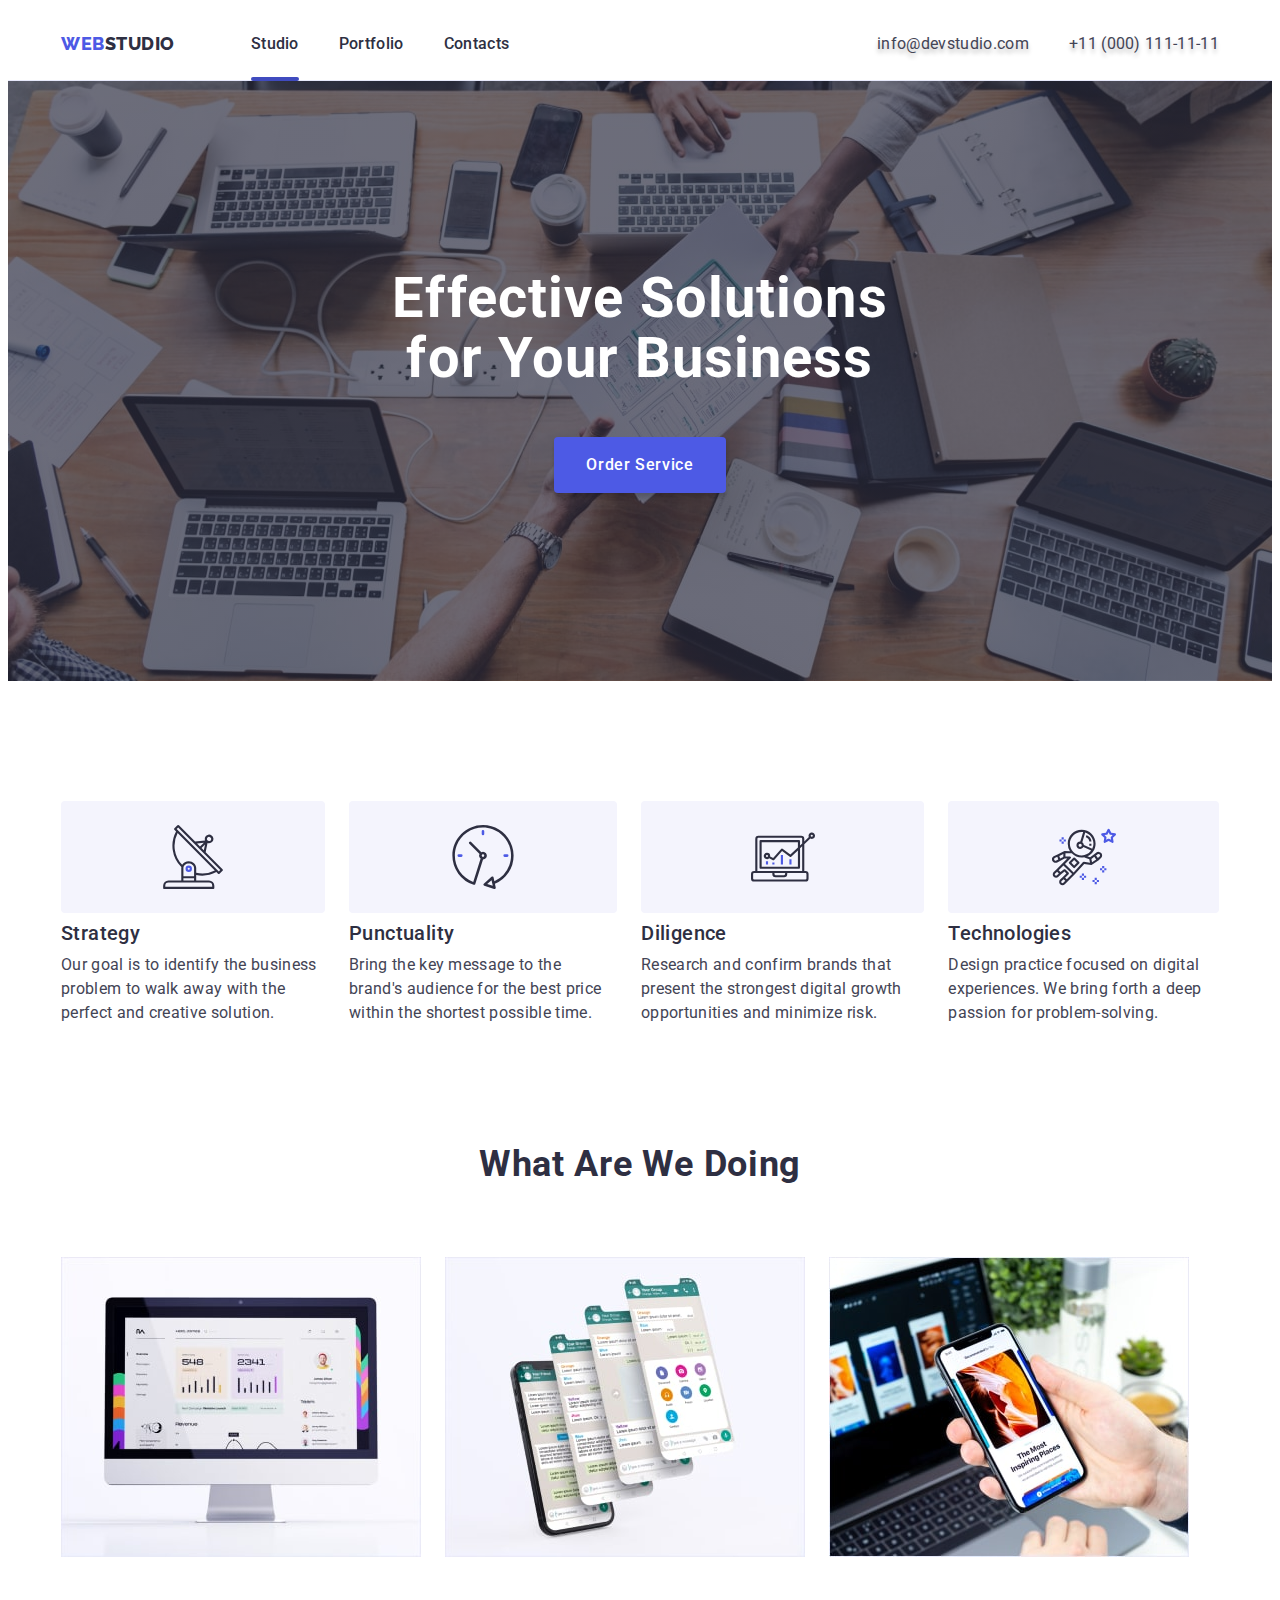
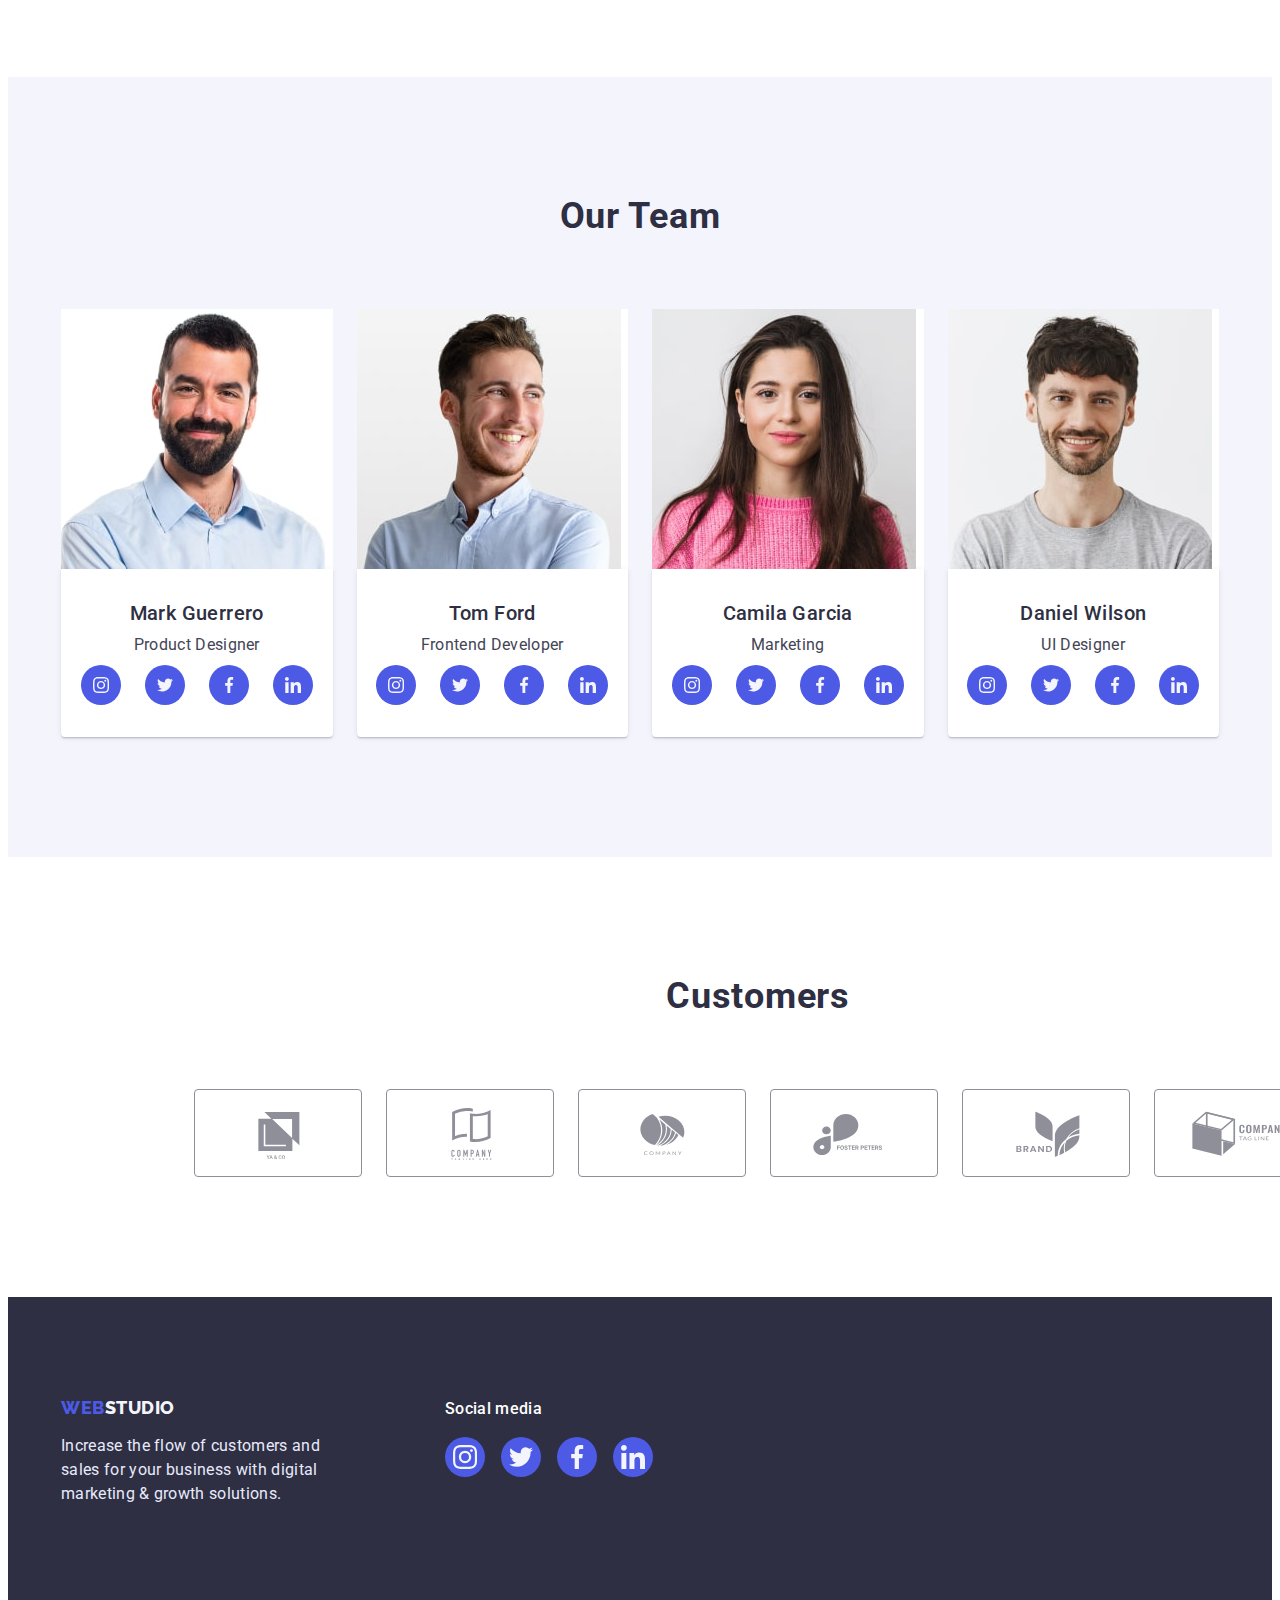
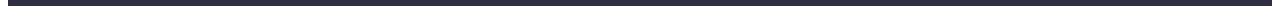
<file: index.html>
<!DOCTYPE html>
<html lang="en">
  <head>
    <meta charset="UTF-8" />
    <meta http-equiv="X-UA-Compatible" content="IE=edge" />
    <meta name="viewport" content="width=device-width, initial-scale=1.0" />
    <title>Webstudio</title>
    <link rel="preconnect" href="https://fonts.googleapis.com" />
    <link rel="preconnect" href="https://fonts.gstatic.com" crossorigin />
    <link
      href="https://fonts.googleapis.com/css2?family=Raleway:wght@800&family=Roboto:wght@400;500;700&display=swap"
      rel="stylesheet"
    />
    <link
      rel="stylesheet"
      href="https://cdnjs.cloudflare.com/ajax/libs/modern-normalize/1.1.0/modern-normalize.min.css"
      integrity="sha512-wpPYUAdjBVSE4KJnH1VR1HeZfpl1ub8YT/NKx4PuQ5NmX2tKuGu6U/JRp5y+Y8XG2tV+wKQpNHVUX03MfMFn9Q=="
      crossorigin="anonymous"
      referrerpolicy="no-referrer"
    />
    <link rel="stylesheet" href="./css/styles.css" />
  </head>
  <body>
    <header class="header">
      <div class="container header-container">
        <nav class="header-nav">
          <a href="./index.html" class="logo logo-head link"
            >Web<span class="logo-tail">Studio</span>
          </a>
          <ul class="header-list list">
            <li class="header-item">
              <a class="header-link active link" href="./index.html">Studio</a>
            </li>
            <li class="header-item">
              <a class="header-link link" href="./portfolio.html">Portfolio</a>
            </li>
            <li class="header-item">
              <a class="header-link link" href="">Contacts</a>
            </li>
          </ul>
        </nav>
        <address class="header-contacts">
          <ul class="header-contacts-list list">
            <li class="header-contacts-item">
              <a
                class="header-contacts-link link"
                href="mailto:info@devstudio.com"
                >info@devstudio.com</a
              >
            </li>
            <li class="header-contacts-item">
              <a class="header-contacts-link link" href="tel:+110001111111"
                >+11 (000) 111-11-11</a
              >
            </li>
          </ul>
        </address>
      </div>
    </header>
    <main>
      <section class="hero">
        <div class="container">
          <h1 class="hero-title">Effective Solutions for Your Business</h1>
          <button class="hero-button" type="button" data-modal-open>
            Order Service
          </button>
        </div>
      </section>

      <!--Features-->

      <section class="features">
        <div class="container">
          <h2 hidden class="features">Features</h2>
          <ul class="list features-container">
            <li class="features-block">
              <div class="feature-icon">
                <svg width="64" height="64" class="feature-icon-item">
                  <use href="./images/icons.svg#icon-antenna"></use>
                </svg>
              </div>
              <h3 class="features-name">Strategy</h3>
              <p class="features-text">
                Our goal is to identify the business problem to walk away with
                the perfect and creative solution.
              </p>
            </li>
            <li class="features-block">
              <div class="feature-icon">
                <svg width="64" height="64" class="feature-icon-item">
                  <use href="./images/icons.svg#icon-clock"></use>
                </svg>
              </div>
              <h3 class="features-name">Punctuality</h3>
              <p class="features-text">
                Bring the key message to the brand's audience for the best price
                within the shortest possible time.
              </p>
            </li>
            <li class="features-block">
              <div class="feature-icon">
                <svg width="64" height="64" class="feature-icon-item">
                  <use href="./images/icons.svg#icon-diagram"></use>
                </svg>
              </div>
              <h3 class="features-name">Diligence</h3>
              <p class="features-text">
                Research and confirm brands that present the strongest digital
                growth opportunities and minimize risk.
              </p>
            </li>
            <li class="features-block">
              <div class="feature-icon">
                <svg width="64" height="64" class="feature-icon-item">
                  <use href="./images/icons.svg#icon-astronaut"></use>
                </svg>
              </div>
              <h3 class="features-name">Technologies</h3>
              <p class="features-text">
                Design practice focused on digital experiences. We bring forth a
                deep passion for problem-solving.
              </p>
            </li>
          </ul>
        </div>
      </section>

      <!--What Are We Doing?-->

      <section class="skills">
        <div class="container">
          <h2 class="skills-title">What are we doing</h2>
          <ul class="skills-list list">
            <li class="skills-item">
              <img
                src="./images/img-task1.jpg"
                alt="Desktop App"
                width="360"
                height="300"
              />
            </li>
            <li class="skills-item">
              <img
                src="./images/img-task2.jpg"
                alt="Mobile App"
                width="360"
                height="300"
              />
            </li>
            <li class="skills-item">
              <img
                src="./images/img-task3.jpg"
                alt="Responsive Design"
                width="360"
                height="300"
              />
            </li>
          </ul>
        </div>
      </section>

      <!--Our Team-->

      <section class="team">
        <div class="container">
          <h2 class="team-title">Our Team</h2>
          <ul class="team-list list">
            <li class="team-list-item">
              <img
                src="./images/img-team1.jpg"
                alt="Our Product Designer"
                width="264"
                height="260"
              />
              <div class="card-content">
                <h3 class="teammate-name">Mark Guerrero</h3>
                <p class="teammate-position">Product Designer</p>
                <ul class="teammate-soc-list list">
                  <li class="teammate-soc-item">
                    <a class="teammate-soc-link link" href="#"
                      ><svg width="16" height="16" class="teammate-soc-icon">
                        <use
                          href="./images/icons.svg#icon-instagram"
                        ></use></svg
                    ></a>
                  </li>
                  <li class="teammate-soc-item">
                    <a class="teammate-soc-link link" href="#">
                      <svg width="16" height="16" class="teammate-soc-icon">
                        <use href="./images/icons.svg#icon-twitter"></use></svg
                    ></a>
                  </li>
                  <li class="teammate-soc-item">
                    <a class="teammate-soc-link link" href="#">
                      <svg width="16" height="16" class="teammate-soc-icon">
                        <use href="./images/icons.svg#icon-facebook"></use></svg
                    ></a>
                  </li>
                  <li class="teammate-soc-item">
                    <a class="teammate-soc-link link" href="#">
                      <svg width="16" height="16" class="teammate-soc-icon">
                        <use href="./images/icons.svg#icon-linkedin"></use>
                      </svg>
                    </a>
                  </li>
                </ul>
              </div>
            </li>
            <li class="team-list-item">
              <img
                src="./images/img-team2.jpg"
                alt="Our Frontend Developer"
                width="264"
                height="260"
              />
              <div class="card-content">
                <h3 class="teammate-name">Tom Ford</h3>
                <p class="teammate-position">Frontend Developer</p>
                <ul class="teammate-soc-list list">
                  <li class="teammate-soc-item">
                    <a class="teammate-soc-link link" href="#"
                      ><svg width="16" height="16" class="teammate-soc-icon">
                        <use
                          href="./images/icons.svg#icon-instagram"
                        ></use></svg
                    ></a>
                  </li>
                  <li class="teammate-soc-item">
                    <a class="teammate-soc-link link" href="#">
                      <svg width="16" height="16" class="teammate-soc-icon">
                        <use href="./images/icons.svg#icon-twitter"></use></svg
                    ></a>
                  </li>
                  <li class="teammate-soc-item">
                    <a class="teammate-soc-link link" href="#">
                      <svg width="16" height="16" class="teammate-soc-icon">
                        <use href="./images/icons.svg#icon-facebook"></use></svg
                    ></a>
                  </li>
                  <li class="teammate-soc-item">
                    <a class="teammate-soc-link link" href="#">
                      <svg width="16" height="16" class="teammate-soc-icon">
                        <use href="./images/icons.svg#icon-linkedin"></use>
                      </svg>
                    </a>
                  </li>
                </ul>
              </div>
            </li>
            <li class="team-list-item">
              <img
                src="./images/img-team3.jpg"
                alt="Our Marketing Specialist"
                width="264"
                height="260"
              />
              <div class="card-content">
                <h3 class="teammate-name">Camila Garcia</h3>
                <p class="teammate-position">Marketing</p>
                <ul class="teammate-soc-list list">
                  <li class="teammate-soc-item">
                    <a class="teammate-soc-link link" href="#"
                      ><svg width="16" height="16" class="teammate-soc-icon">
                        <use
                          href="./images/icons.svg#icon-instagram"
                        ></use></svg
                    ></a>
                  </li>
                  <li class="teammate-soc-item">
                    <a class="teammate-soc-link link" href="#">
                      <svg width="16" height="16" class="teammate-soc-icon">
                        <use href="./images/icons.svg#icon-twitter"></use></svg
                    ></a>
                  </li>
                  <li class="teammate-soc-item">
                    <a class="teammate-soc-link link" href="#">
                      <svg width="16" height="16" class="teammate-soc-icon">
                        <use href="./images/icons.svg#icon-facebook"></use></svg
                    ></a>
                  </li>
                  <li class="teammate-soc-item">
                    <a class="teammate-soc-link link" href="#">
                      <svg width="16" height="16" class="teammate-soc-icon">
                        <use href="./images/icons.svg#icon-linkedin"></use>
                      </svg>
                    </a>
                  </li>
                </ul>
              </div>
            </li>
            <li class="team-list-item">
              <img
                src="./images/img-team4.jpg"
                alt="Our UI Designer"
                width="264"
                height="260"
              />
              <div class="card-content">
                <h3 class="teammate-name">Daniel Wilson</h3>
                <p class="teammate-position">UI Designer</p>
                <ul class="teammate-soc-list list">
                  <li class="teammate-soc-item">
                    <a class="teammate-soc-link link" href="#"
                      ><svg width="16" height="16" class="teammate-soc-icon">
                        <use
                          href="./images/icons.svg#icon-instagram"
                        ></use></svg
                    ></a>
                  </li>
                  <li class="teammate-soc-item">
                    <a class="teammate-soc-link link" href="#">
                      <svg width="16" height="16" class="teammate-soc-icon">
                        <use href="./images/icons.svg#icon-twitter"></use></svg
                    ></a>
                  </li>
                  <li class="teammate-soc-item">
                    <a class="teammate-soc-link link" href="#">
                      <svg width="16" height="16" class="teammate-soc-icon">
                        <use href="./images/icons.svg#icon-facebook"></use></svg
                    ></a>
                  </li>
                  <li class="teammate-soc-item">
                    <a class="teammate-soc-link link" href="#">
                      <svg width="16" height="16" class="teammate-soc-icon">
                        <use href="./images/icons.svg#icon-linkedin"></use>
                      </svg>
                    </a>
                  </li>
                </ul>
              </div>
            </li>
          </ul>
        </div>
      </section>

      <!--Customers-->
      <section class="customers">
        <div class="container">
          <h2 class="customers-title">Customers</h2>
          <ul class="customers-logos-list list">
            <li class="customers-logo-item">
              <a class="customers-logo-link link" href="#"
                ><svg class="customers-logo" width="104" height="56">
                  <use href="./images/icons.svg#icon-logo1"></use>
                </svg>
              </a>
            </li>
            <li class="customers-logo-item">
              <a class="customers-logo-link link" href="#"
                ><svg class="customers-logo" width="104" height="56">
                  <use href="./images/icons.svg#icon-logo2"></use>
                </svg>
              </a>
            </li>
            <li class="customers-logo-item">
              <a class="customers-logo-link link" href="#">
                <svg class="customers-logo" width="104" height="56">
                  <use href="./images/icons.svg#icon-logo3"></use>
                </svg>
              </a>
            </li>
            <li class="customers-logo-item">
              <a class="customers-logo-link link" href="#"
                ><svg class="customers-logo" width="104" height="56">
                  <use href="./images/icons.svg#icon-logo4"></use>
                </svg>
              </a>
            </li>

            <li class="customers-logo-item">
              <a class="customers-logo-link link" href="#"
                ><svg class="customers-logo" width="104" height="56">
                  <use href="./images/icons.svg#icon-logo5"></use>
                </svg>
              </a>
            </li>
            <li class="customers-logo-item">
              <a class="customers-logo-link link" href="#"
                ><svg class="customers-logo" width="104" height="56">
                  <use href="./images/icons.svg#icon-logo6"></use>
                </svg>
              </a>
            </li>
          </ul>
        </div>
      </section>
    </main>
    <footer class="footer">
      <div class="container footer-container">
        <div class="footer-motto-container">
          <a href="./index.html" class="logo-head footer-logo link"
            >Web<span class="logo-tail footer-logo-tail">Studio</span></a
          >
          <p class="footer-motto">
            Increase the flow of customers and sales for your business with
            digital marketing & growth solutions.
          </p>
        </div>
        <div class="soc-media-container">
          <h4 class="soc-media-title">Social media</h4>
          <ul class="soc-media-list list">
            <li class="soc-media-item">
              <a class="soc-media-link link" href="#"
                ><svg width="24" height="24" class="soc-media-icon">
                  <use href="./images/icons.svg#icon-instagram"></use></svg
              ></a>
            </li>
            <li class="soc-media-item">
              <a class="soc-media-link link" href="#">
                <svg width="24" height="24" class="soc-media-icon">
                  <use href="./images/icons.svg#icon-twitter"></use></svg
              ></a>
            </li>
            <li class="soc-media-item">
              <a class="soc-media-link link" href="#">
                <svg width="24" height="24" class="soc-media-icon">
                  <use href="./images/icons.svg#icon-facebook"></use></svg
              ></a>
            </li>
            <li class="soc-media-item">
              <a class="soc-media-link link" href="#">
                <svg width="24" height="24" class="soc-media-icon">
                  <use href="./images/icons.svg#icon-linkedin"></use>
                </svg>
              </a>
            </li>
          </ul>
        </div>
      </div>
    </footer>
    <div class="backdrop is-hidden" data-modal>
      <div class="modal">
        <button type="button" class="close-button" data-modal-close>
          <svg width="8" height="8" class="close-button-icon">
            <use href="./images/icons.svg#icon-vector"></use>
          </svg>
        </button>
      </div>
    </div>
    <script src="./js/modal.js"></script>
  </body>
</html>
</file>
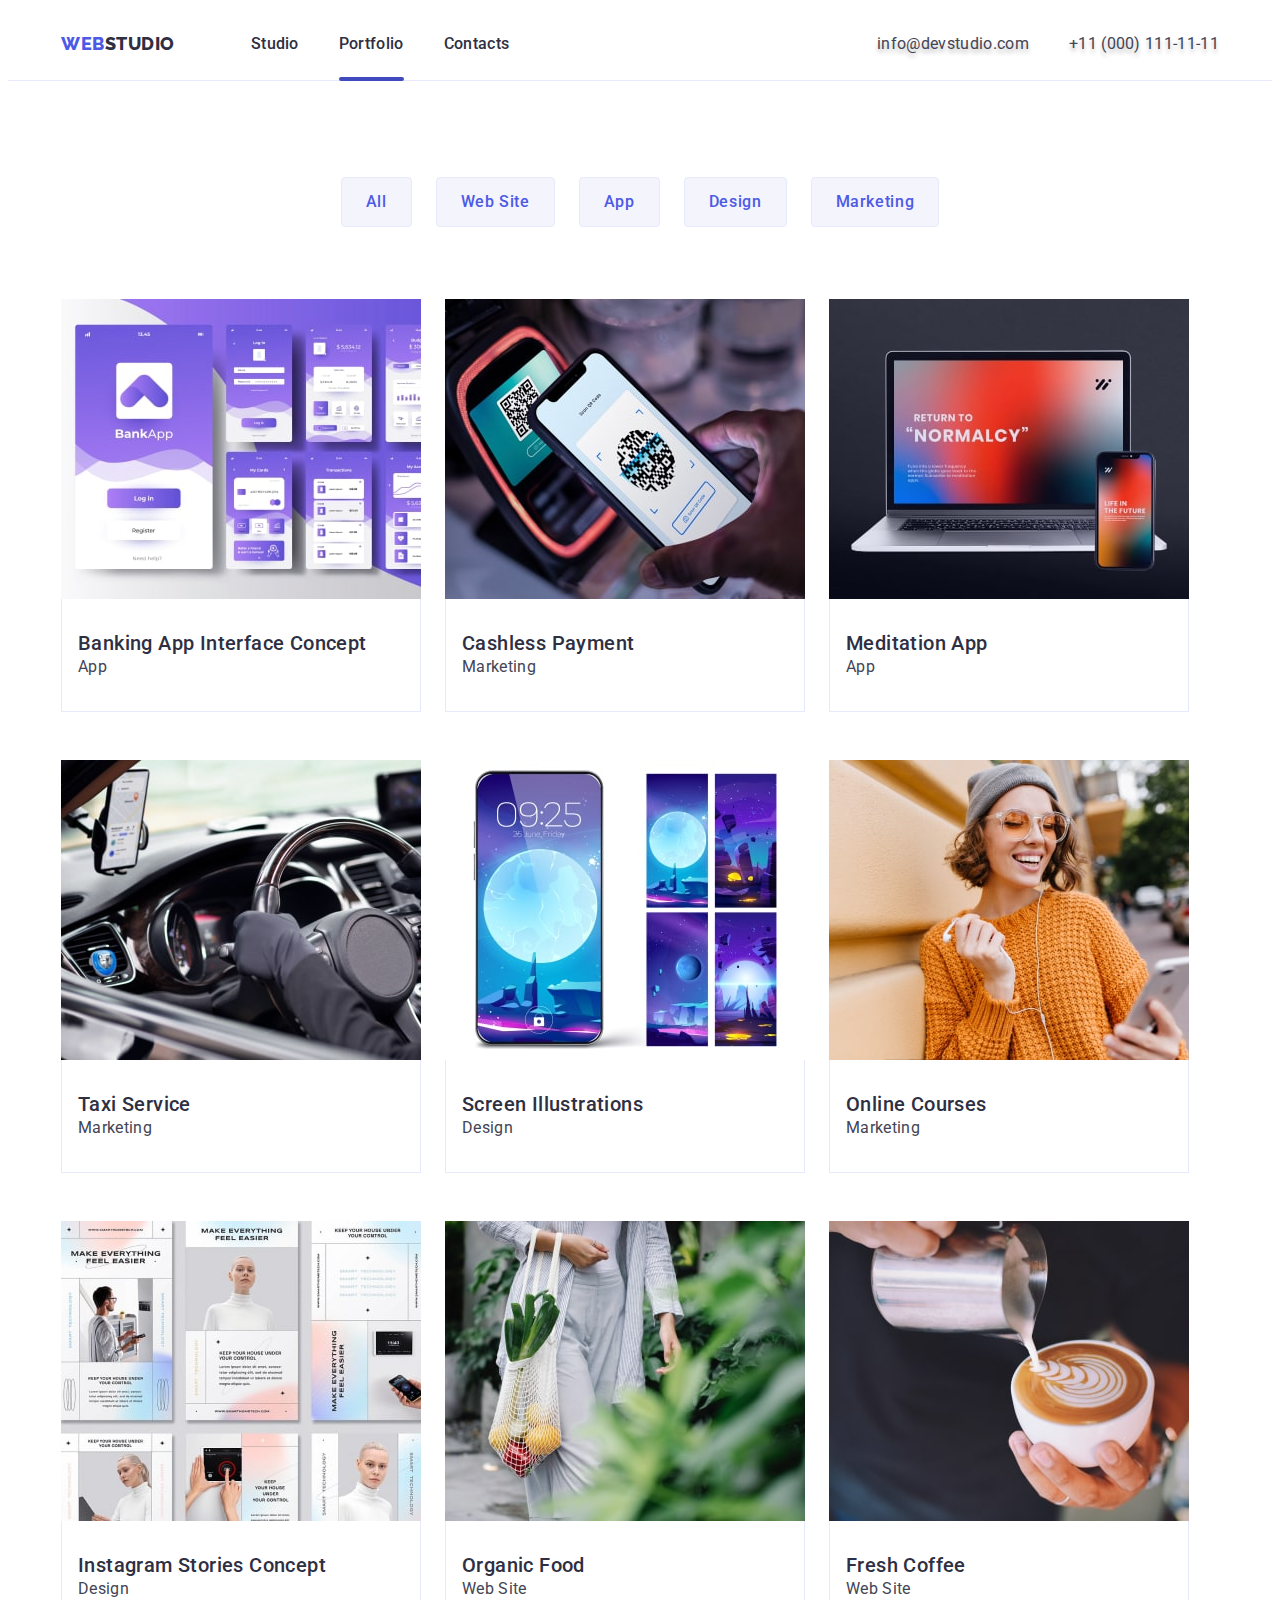
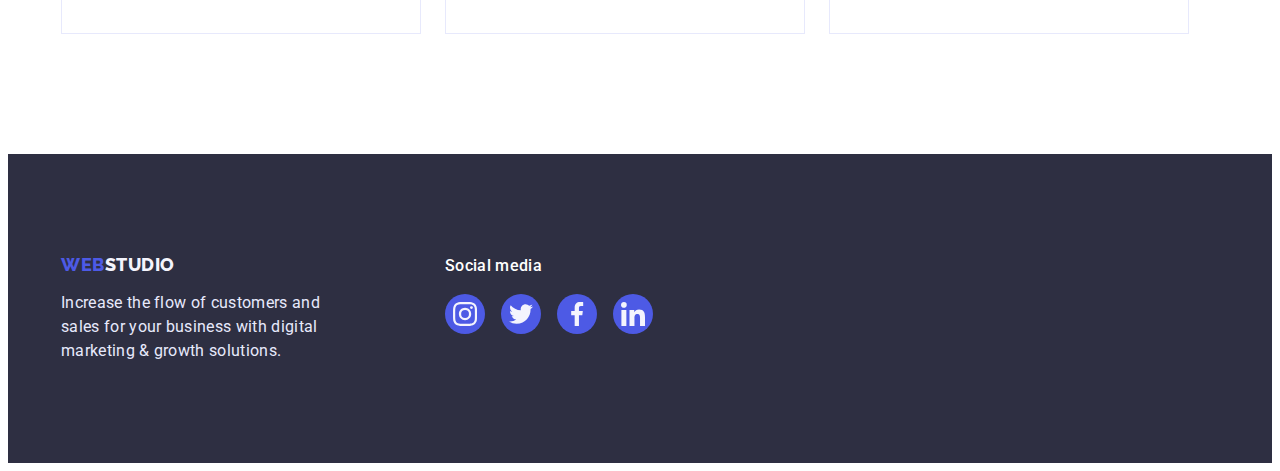
<file: portfolio.html>
<!DOCTYPE html>
<html lang="en">
  <head>
    <meta charset="UTF-8" />
    <meta http-equiv="X-UA-Compatible" content="IE=edge" />
    <meta name="viewport" content="width=device-width, initial-scale=1.0" />
    <title>Webstudio</title>
    <link rel="preconnect" href="https://fonts.googleapis.com" />
    <link rel="preconnect" href="https://fonts.gstatic.com" crossorigin />
    <link
      href="https://fonts.googleapis.com/css2?family=Raleway:wght@800&family=Roboto:wght@400;500;700&display=swap"
      rel="stylesheet"
    />
    <link
      rel="stylesheet"
      href="https://cdnjs.cloudflare.com/ajax/libs/modern-normalize/1.1.0/modern-normalize.min.css"
      integrity="sha512-wpPYUAdjBVSE4KJnH1VR1HeZfpl1ub8YT/NKx4PuQ5NmX2tKuGu6U/JRp5y+Y8XG2tV+wKQpNHVUX03MfMFn9Q=="
      crossorigin="anonymous"
      referrerpolicy="no-referrer"
    />
    <link rel="stylesheet" href="./css/styles.css" />
  </head>
  <body>
    <header class="header">
      <div class="container header-container">
        <nav class="header-nav">
          <a href="./index.html" class="logo logo-head link">
            Web<span class="logo-tail">Studio</span>
          </a>
          <ul class="header-list list">
            <li class="header-item">
              <a class="header-link link" href="./index.html">Studio</a>
            </li>
            <li class="header-item">
              <a class="header-link active link" href="./portfolio.html"
                >Portfolio</a
              >
            </li>
            <li class="header-item">
              <a class="header-link link" href="">Contacts</a>
            </li>
          </ul>
        </nav>
        <address class="header-contacts">
          <ul class="header-contacts-list list">
            <li class="header-contacts-item">
              <a
                class="header-contacts-link link"
                href="mailto:info@devstudio.com"
                >info@devstudio.com</a
              >
            </li>
            <li class="header-contacts-item">
              <a class="header-contacts-link link" href="tel:+110001111111"
                >+11 (000) 111-11-11</a
              >
            </li>
          </ul>
        </address>
      </div>
    </header>

    <main class="main-portfolio">
      <!-- Filters -->
      <section class="filters-products">
        <div class="container">
          <h1 hidden>Filters and Products</h1>
          <ul class="filters-list list">
            <li>
              <button type="button" class="filters-button">All</button>
            </li>
            <li>
              <button type="button" class="filters-button">Web Site</button>
            </li>
            <li><button type="button" class="filters-button">App</button></li>
            <li>
              <button type="button" class="filters-button">Design</button>
            </li>
            <li>
              <button type="button" class="filters-button">Marketing</button>
            </li>
          </ul>
          <!-- Products -->
          <ul class="products-list list">
            <li class="product-item">
              <a href="#" class="link">
                <div class="product-text-wrap">
                  <img
                    src="./images/portfolio-img/row-1-img.jpg"
                    alt="Bank App"
                    width="360"
                    height="300"
                  />
                  <p class="product-cover-text">
                    14 Stylish and User-Friendly App Design Concepts · Task
                    Manager App · Calorie Tracker App · Exotic Fruit Ecommerce
                    App · Cloud Storage App
                  </p>
                </div>
                <div class="text-content">
                  <h2 class="product-name">Banking App Interface Concept</h2>
                  <p class="product-type">App</p>
                </div>
              </a>
            </li>
            <li class="product-item">
              <a href="#" class="link">
                <div class="product-text-wrap">
                  <img
                    src="./images/portfolio-img/row-2-img.jpg"
                    alt="Payment QRCode"
                    width="360"
                    height="300"
                  />
                  <p class="product-cover-text">
                    14 Stylish and User-Friendly App Design Concepts · Task
                    Manager App · Calorie Tracker App · Exotic Fruit Ecommerce
                    App · Cloud Storage App
                  </p>
                </div>
                <div class="text-content">
                  <h2 class="product-name">Cashless Payment</h2>
                  <p class="product-type">Marketing</p>
                </div>
              </a>
            </li>
            <li class="product-item">
              <a href="#" class="link">
                <div class="product-text-wrap">
                  <img
                    src="./images/portfolio-img/row-3-img.jpg"
                    alt="Return to Normalcy"
                    width="360"
                    height="300"
                  />
                  <p class="product-cover-text">
                    14 Stylish and User-Friendly App Design Concepts · Task
                    Manager App · Calorie Tracker App · Exotic Fruit Ecommerce
                    App · Cloud Storage App
                  </p>
                </div>
                <div class="text-content">
                  <h2 class="product-name">Meditation App</h2>
                  <p class="product-type">App</p>
                </div>
              </a>
            </li>
            <li class="product-item">
              <a href="#" class="link">
                <div class="product-text-wrap">
                  <img
                    src="./images/portfolio-img/row-4-img.jpg"
                    alt="Taxi"
                    width="360"
                    height="300"
                  />
                  <p class="product-cover-text">
                    14 Stylish and User-Friendly App Design Concepts · Task
                    Manager App · Calorie Tracker App · Exotic Fruit Ecommerce
                    App · Cloud Storage App
                  </p>
                </div>
                <div class="text-content">
                  <h2 class="product-name">Taxi Service</h2>
                  <p class="product-type">Marketing</p>
                </div>
              </a>
            </li>
            <li class="product-item">
              <a href="#" class="link">
                <div class="product-text-wrap">
                  <img
                    src="./images/portfolio-img/row-5-img.jpg"
                    alt="Screen Background"
                    width="360"
                    height="300"
                  />
                  <p class="product-cover-text">
                    14 Stylish and User-Friendly App Design Concepts · Task
                    Manager App · Calorie Tracker App · Exotic Fruit Ecommerce
                    App · Cloud Storage App
                  </p>
                </div>
                <div class="text-content">
                  <h2 class="product-name">Screen Illustrations</h2>
                  <p class="product-type">Design</p>
                </div>
              </a>
            </li>
            <li class="product-item">
              <a href="#" class="link">
                <div class="product-text-wrap">
                  <img
                    src="./images/portfolio-img/row-6-img.jpg"
                    alt="Participant"
                    width="360"
                    height="300"
                  />
                  <p class="product-cover-text">
                    14 Stylish and User-Friendly App Design Concepts · Task
                    Manager App · Calorie Tracker App · Exotic Fruit Ecommerce
                    App · Cloud Storage App
                  </p>
                </div>
                <div class="text-content">
                  <h2 class="product-name">Online Courses</h2>
                  <p class="product-type">Marketing</p>
                </div>
              </a>
            </li>
            <li class="product-item">
              <a href="#" class="link">
                <div class="product-text-wrap">
                  <img
                    src="./images/portfolio-img/row-7-img.jpg"
                    alt="Stories Example"
                    width="360"
                    height="300"
                  />
                  <p class="product-cover-text">
                    14 Stylish and User-Friendly App Design Concepts · Task
                    Manager App · Calorie Tracker App · Exotic Fruit Ecommerce
                    App · Cloud Storage App
                  </p>
                </div>
                <div class="text-content">
                  <h2 class="product-name">Instagram Stories Concept</h2>
                  <p class="product-type">Design</p>
                </div>
              </a>
            </li>
            <li class="product-item">
              <a href="#" class="link">
                <div class="product-text-wrap">
                  <img
                    src="./images/portfolio-img/row-8-img.jpg"
                    alt="Food Example"
                    width="360"
                    height="300"
                  />
                  <p class="product-cover-text">
                    14 Stylish and User-Friendly App Design Concepts · Task
                    Manager App · Calorie Tracker App · Exotic Fruit Ecommerce
                    App · Cloud Storage App
                  </p>
                </div>
                <div class="text-content">
                  <h2 class="product-name">Organic Food</h2>
                  <p class="product-type">Web Site</p>
                </div>
              </a>
            </li>
            <li class="product-item">
              <a href="#" class="link">
                <div class="product-text-wrap">
                  <img
                    src="./images/portfolio-img/row-9-img.jpg"
                    alt="Cup of Coffee"
                    width="360"
                    height="300"
                  />
                  <p class="product-cover-text">
                    14 Stylish and User-Friendly App Design Concepts · Task
                    Manager App · Calorie Tracker App · Exotic Fruit Ecommerce
                    App · Cloud Storage App
                  </p>
                </div>
                <div class="text-content">
                  <h2 class="product-name">Fresh Coffee</h2>
                  <p class="product-type">Web Site</p>
                </div>
              </a>
            </li>
          </ul>
        </div>
      </section>
    </main>
    <footer class="footer">
      <div class="container footer-container">
        <div class="footer-motto-container">
          <a href="./index.html" class="logo-head footer-logo link"
            >Web<span class="logo-tail footer-logo-tail">Studio</span></a
          >
          <p class="footer-motto">
            Increase the flow of customers and sales for your business with
            digital marketing & growth solutions.
          </p>
        </div>
        <div class="soc-media-container">
          <h4 class="soc-media-title">Social media</h4>
          <ul class="soc-media-list list">
            <li class="soc-media-item">
              <a class="soc-media-link link" href="#"
                ><svg width="24" height="24" class="soc-media-icon">
                  <use href="./images/icons.svg#icon-instagram"></use></svg
              ></a>
            </li>
            <li class="soc-media-item">
              <a class="soc-media-link link" href="#">
                <svg width="24" height="24" class="soc-media-icon">
                  <use href="./images/icons.svg#icon-twitter"></use></svg
              ></a>
            </li>
            <li class="soc-media-item">
              <a class="soc-media-link link" href="#">
                <svg width="24" height="24" class="soc-media-icon">
                  <use href="./images/icons.svg#icon-facebook"></use></svg
              ></a>
            </li>
            <li class="soc-media-item">
              <a class="soc-media-link link" href="#">
                <svg width="24" height="24" class="soc-media-icon">
                  <use href="./images/icons.svg#icon-linkedin"></use>
                </svg>
              </a>
            </li>
          </ul>
        </div>
      </div>
    </footer>
  </body>
</html>
</file>
<file: css/styles.css>
:root {
  --primary-font-family: "Roboto", sans-serif;
  --secondary-font-family: "Raleway", sans-serif;
  --white: #ffffff;
  --brand-color: #2e2f42;
  --slate-color: #434455;
  --hover-color: #404bbf;
  --iris-color: #4d5ae5;
  --cloud-color: #f4f4fd;
  --cornflower-color: #e7e9fc;
  --green-color: #31d0aa;
  --light-slate-color: #8e8f99;
}

p,
h1,
h2,
h3,
h4,
h5,
h6 {
  margin: 0;
}

ul {
  padding-left: 0;
  margin: 0;
}

button {
  cursor: pointer;
  border: none;
}

img {
  display: block;
}

body {
  font-family: var(--primary-font-family);
  color: var(--slate-color);
  background-color: var(--white);
}

.container {
  width: 1158px;
  padding-left: 15px;
  padding-right: 15px;
  margin: 0 auto;
}

.link {
  text-decoration: none;
}

.list {
  list-style: none;
}

.header {
  padding-top: 24px;
  padding-bottom: 24px;
  border-bottom: 1px solid var(--cornflower-color);
}

.header-container {
  display: flex;
  align-items: center;
  justify-content: space-between;
}

.logo {
  margin-right: 76px;
}

.logo-head {
  font-family: var(--secondary-font-family);
  font-weight: 800;
  font-size: 18px;
  line-height: 1.17;
  letter-spacing: 0.03em;
  text-transform: uppercase;
  color: var(--iris-color);
}

.logo-tail {
  color: var(--brand-color);
}

.footer-logo-tail {
  color: var(--cloud-color);
}

.header-link {
  position: relative;
  font-weight: 500;
  font-size: 16px;
  line-height: 1.5;
  letter-spacing: 0.02em;
  color: var(--brand-color);
  transition-property: color;
  transition-duration: 250ms;
  transition-timing-function: cubic-bezier(0.4, 0, 0.2, 1);
}

.header-link:hover,
.header-link:focus {
  color: var(--hover-color);
}

.header-link.active::after {
  content: " ";
  display: block;
  position: absolute;
  top: 43px;
  width: 100%;
  height: 4px;
  background-color: var(--hover-color);
  border-radius: 2px;
}

.header-nav {
  display: flex;
  align-items: center;
}

.header-list {
  display: flex;
  align-items: center;
  gap: 40px;
}

.header-contacts {
  font-style: normal;
}

.header-contacts-list {
  display: flex;
  align-items: center;
  gap: 40px;
}

.header-contacts-link {
  font-style: normal;
  font-size: 16px;
  line-height: 1.5;
  letter-spacing: 0.02em;
  color: var(--slate-color);
  text-shadow: 0px 4px 4px rgba(0, 0, 0, 0.25);
  transition-property: color;
  transition-duration: 250ms;
  transition-timing-function: cubic-bezier(0.4, 0, 0.2, 1);
}

.header-contacts-link:hover,
.header-contacts-link:focus {
  color: var(--hover-color);
}

.hero {
  padding-top: 188px;
  padding-bottom: 188px;
  margin: 0 auto;
  max-width: 1400px;
  background: var(--brand-color);
  background-image: linear-gradient(
      rgba(46, 47, 66, 0.7),
      rgba(46, 47, 66, 0.7)
    ),
    url(../images/people-office1.jpg);
  background-repeat: no-repeat;
  background-position: center;
  background-size: cover;
  flex-grow: 1;
}

.hero-title {
  max-width: 496px;
  margin: 0 auto;
  margin-bottom: 48px;
  font-weight: 700;
  font-size: 56px;
  line-height: 1.07;
  text-align: center;
  letter-spacing: 0.02em;
  color: var(--white);
}

.hero-button {
  display: block;
  margin: 0 auto;
  padding: 16px 32px;
  box-sizing: border-box;
  border-radius: 4px;
  font-family: inherit;
  font-weight: 500;
  font-size: 16px;
  line-height: 1.5;
  letter-spacing: 0.04em;
  color: var(--white);
  background: var(--iris-color);
  box-shadow: 0px 4px 4px rgba(0, 0, 0, 0.15);
  transition-property: background, box-shadow;
  transition-duration: 250ms;
  transition-timing-function: cubic-bezier(0.4, 0, 0.2, 1);
}

.hero-button:hover,
.hero-button:focus {
  background: var(--hover-color);
  box-shadow: 0px 4px 4px rgba(0, 0, 0, 0.15);
}

/*Features*/

.features {
  padding-top: 120px;
  padding-bottom: 60px;
}

.features-container {
  display: flex;
  justify-content: space-between;
  gap: 24px;
}

.feature-icon {
  padding-top: 24px;
  padding-bottom: 24px;
  display: flex;
  align-items: center;
  justify-content: center;
  margin-bottom: 8px;
  background: var(--cloud-color);
  border-radius: 4px;
}

.features-name {
  margin-bottom: 8px;
  font-weight: 500;
  font-size: 20px;
  line-height: 1.2;
  letter-spacing: 0.02em;
  color: var(--brand-color);
}

.features-text {
  min-width: 264px;
  font-size: 16px;
  line-height: 1.5;
  letter-spacing: 0.02em;
  color: var(--slate-color);
}

/* Skills */
.skills {
  padding-top: 60px;
  padding-bottom: 120px;
}

.skills-title {
  margin-bottom: 72px;
  font-weight: 700;
  font-size: 36px;
  line-height: 1.11;
  text-align: center;
  letter-spacing: 0.02em;
  text-transform: capitalize;
  color: var(--brand-color);
}

.skills-list {
  display: flex;
  align-items: center;
  gap: 24px;
}

/* Our Team */

.team {
  padding-top: 120px;
  padding-bottom: 120px;
  background-color: var(--cloud-color);
}
.team-title {
  margin-bottom: 72px;
  font-family: inherit;
  font-style: normal;
  font-weight: 700;
  font-size: 36px;
  line-height: 1.11;
  text-align: center;
  letter-spacing: 0.02em;
  text-transform: capitalize;
  color: var(--brand-color);
}

.team-list {
  display: flex;
  align-items: center;
  gap: 24px;
}
.team-list-item {
  width: calc((100% - 72px) / 4);
  background-color: var(--white);
}

.card-content {
  padding: 32px 16px;
  background: var(--white);
  box-shadow: 0px 1px 6px rgba(46, 47, 66, 0.08),
    0px 1px 1px rgba(46, 47, 66, 0.16), 0px 2px 1px rgba(46, 47, 66, 0.08);
  border-radius: 0px 0px 4px 4px;
}

.teammate-name {
  margin-bottom: 8px;
  font-weight: 500;
  font-size: 20px;
  line-height: 1.2;
  text-align: center;
  letter-spacing: 0.02em;
  color: var(--brand-color);
}

.teammate-position {
  margin-bottom: 8px;
  font-size: 16px;
  line-height: 1.5;
  text-align: center;
  letter-spacing: 0.02em;
  color: var(--slate-color);
}

.teammate-soc-list {
  display: flex;
  justify-content: center;
  gap: 24px;
}

.teammate-soc-item {
  width: 40px;
  height: 40px;
}
.teammate-soc-link {
  width: 100%;
  height: 100%;
  border-radius: 50%;
  background-color: var(--iris-color);
  display: flex;
  align-items: center;
  justify-content: center;
  transition-property: background;
  transition-duration: 250ms;
  transition-timing-function: cubic-bezier(0.4, 0, 0.2, 1);
}

.teammate-soc-icon {
  fill: var(--cloud-color);
}

.teammate-soc-link:hover,
.teammate-soc-link:focus,
.teammate-soc-link:active {
  background: var(--hover-color);
}

.customers {
  padding: 120px 156px;
}

.customers-title {
  margin-bottom: 72px;
  font-family: inherit;
  font-style: normal;
  font-weight: 700;
  font-size: 36px;
  line-height: 1.11;
  text-align: center;
  letter-spacing: 0.02em;
  text-transform: capitalize;
  color: var(--brand-color);
}

.customers-logo-link {
  display: block;
  padding: 15px 31px;
  box-sizing: border-box;
  border: 1px solid var(--light-slate-color);
  border-radius: 4px;
  transition-property: border-color;
  transition-duration: 250ms;
  transition-timing-function: cubic-bezier(0.4, 0, 0.2, 1);
}

.customers-logo {
  fill: var(--light-slate-color);
  transition-property: fill;
  transition-duration: 250ms;
  transition-timing-function: cubic-bezier(0.4, 0, 0.2, 1);
}

.customers-logo-link:hover,
.customers-logo-link:focus {
  border-color: var(--hover-color);
}

.customers-logo-link:hover .customers-logo,
.customers-logo-link:focus .customers-logo {
  fill: var(--hover-color);
}

.customers-logos-list {
  display: flex;
  align-items: center;
  justify-content: center;
  gap: 24px;
}

.customers-logos-list svg {
  display: block;
}

/*Portfolio*/

.filters-products {
  padding-top: 96px;
  padding-bottom: 120px;
}

.filters-list {
  display: flex;
  align-items: center;
  justify-content: center;
  gap: 24px;
  margin-bottom: 72px;
}
.filters-button {
  box-sizing: border-box;
  padding: 12px 24px;
  background-color: var(--cloud-color);
  border: 1px solid var(--cornflower-color);
  border-radius: 4px;
  font-family: inherit;
  font-weight: 500;
  font-size: 16px;
  line-height: 1.5;
  letter-spacing: 0.04em;
  color: var(--iris-color);
  transition-property: color, background, box-shadow;
  transition-duration: 250ms;
  transition-timing-function: cubic-bezier(0.4, 0, 0.2, 1);
}

.filters-button:hover,
.filters-button:focus,
.filters-button:active {
  color: var(--white);
  background: var(--hover-color);
  box-shadow: 0px 3px 1px rgba(0, 0, 0, 0.1), 0px 2px 1px rgba(0, 0, 0, 0.08),
    0px 2px 2px rgba(0, 0, 0, 0.12);
}

.products-list {
  display: flex;
  align-items: center;
  column-gap: 24px;
  row-gap: 48px;
  flex-wrap: wrap;
}
.product-item {
  box-sizing: border-box;
  background: var(--white);
  transition-property: box-shadow;
  transition-duration: 250ms;
  transition-timing-function: cubic-bezier(0.4, 0, 0.2, 1);
  position: relative;
}

.product-item:hover,
.product-item:focus {
  box-shadow: 0px 1px 6px rgba(46, 47, 66, 0.08),
    0px 1px 1px rgba(46, 47, 66, 0.16), 0px 2px 1px rgba(46, 47, 66, 0.08);
}

.product-text-wrap {
  position: relative;
  overflow: hidden;
}

.product-cover-text {
  position: absolute;
  top: 0;
  height: 100%;
  font-family: inherit;
  font-weight: 400;
  font-size: 16px;
  line-height: 1.5;
  letter-spacing: 0.02em;
  color: var(--cloud-color);
  background-color: var(--iris-color);
  padding: 40px 32px 164px 32px;
  transform: translateY(100%);
  transition: transform 250ms linear;
}

.product-item:hover .product-cover-text {
  transform: translateY(0);
}

.text-content {
  padding: 32px 0;
  padding-left: 16px;
  border: 1px solid var(--cornflower-color);
  border-top: 0;
}
.product-name {
  font-family: inherit;
  font-weight: 500;
  font-size: 20px;
  line-height: 1.2;
  letter-spacing: 0.02em;
  color: var(--brand-color);
  flex: none;
  flex-grow: 0;
}

.product-type {
  font-family: inherit;
  font-weight: 400;
  font-size: 16px;
  line-height: 1.5;
  letter-spacing: 0.02em;
  color: var(--slate-color);
  flex: none;
  flex-grow: 0;
}

/* Footer*/

.footer-container {
  display: flex;
  justify-content: start;
  gap: 120px;
}
.footer-logo {
  display: inline-block;
  margin-bottom: 16px;
}

.footer-motto {
  max-width: 264px;
  font-size: 16px;
  line-height: 1.5;
  letter-spacing: 0.02em;
  color: var(--cornflower-color);
}

.footer {
  padding-top: 100px;
  padding-bottom: 100px;
  background: var(--brand-color);
}
.soc-media-title {
  margin-bottom: 16px;
  font-weight: 500;
  font-size: 16px;
  line-height: 1.5;
  letter-spacing: 0.02em;
  color: var(--white);
}
.soc-media-list {
  display: flex;
  justify-content: center;
  gap: 16px;
}

.soc-media-item {
  width: 40px;
  height: 40px;
}

.soc-media-link {
  width: 100%;
  height: 100%;
  border-radius: 50%;
  background-color: var(--iris-color);
  display: flex;
  align-items: center;
  justify-content: center;
  transition-property: background;
  transition-duration: 250ms;
  transition-timing-function: cubic-bezier(0.4, 0, 0.2, 1);
}

.soc-media-icon {
  fill: var(--cloud-color);
}

.soc-media-link:hover,
.soc-media-link:focus,
.soc-media-link:active {
  background: var(--green-color);
}

.backdrop {
  position: fixed;
  top: 0;
  width: 100%;
  height: 100%;
  background-color: rgba(46, 47, 66, 0.4);
}

.modal {
  position: absolute;
  width: 408px;
  min-height: 576px;
  left: 50%;
  top: 50%;
  padding: 24px;
  transform: scale(1) translate(-50%, -50%);
  background: #fcfcfc;
  box-shadow: 0px 1px 1px rgba(0, 0, 0, 0.14), 0px 1px 3px rgba(0, 0, 0, 0.12),
    0px 2px 1px rgba(0, 0, 0, 0.2);
  border-radius: 4px;
  transition-property: transform;
  transition-duration: 250ms;
}

.is-hidden .modal {
  transform: scale(0);
}

.modal .close-button {
  display: block;
  margin-left: auto;
  padding: 8px;
  line-height: 8px;
  border-radius: 50%;
  background: var(--cornflower-color);
  border: 1px solid rgba(0, 0, 0, 0.1);
}

.close-button-icon {
  display: block;
  fill: var(--brand-color);
}

.modal .close-button:hover,
.modal .close-button:active {
  background-color: var(--hover-color);
  border: 1px solid var(--hover-color);
}

.modal .close-button:hover .close-button-icon,
.modal .close-button:active .close-button-icon {
  fill: var(--white);
}

.is-hidden {
  opacity: 0;
  visibility: hidden;
  pointer-events: none;
}
</file>
